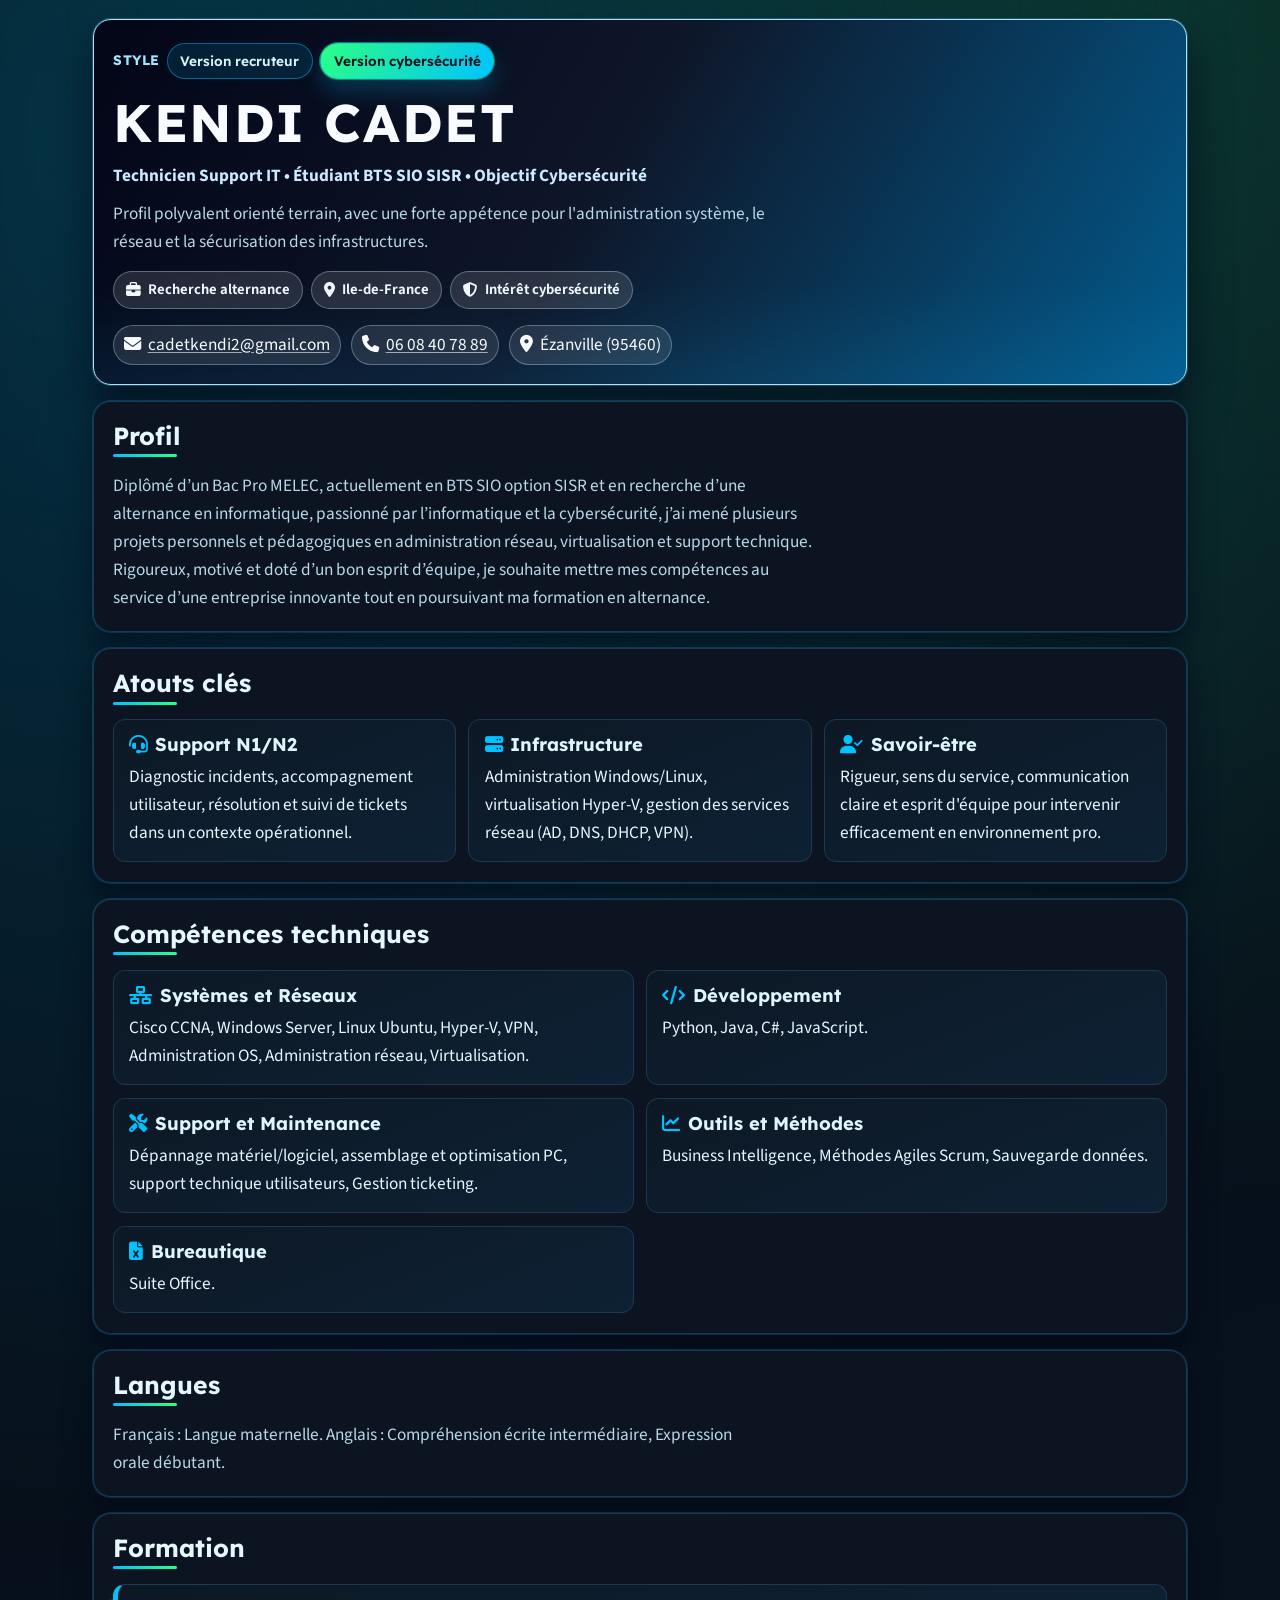
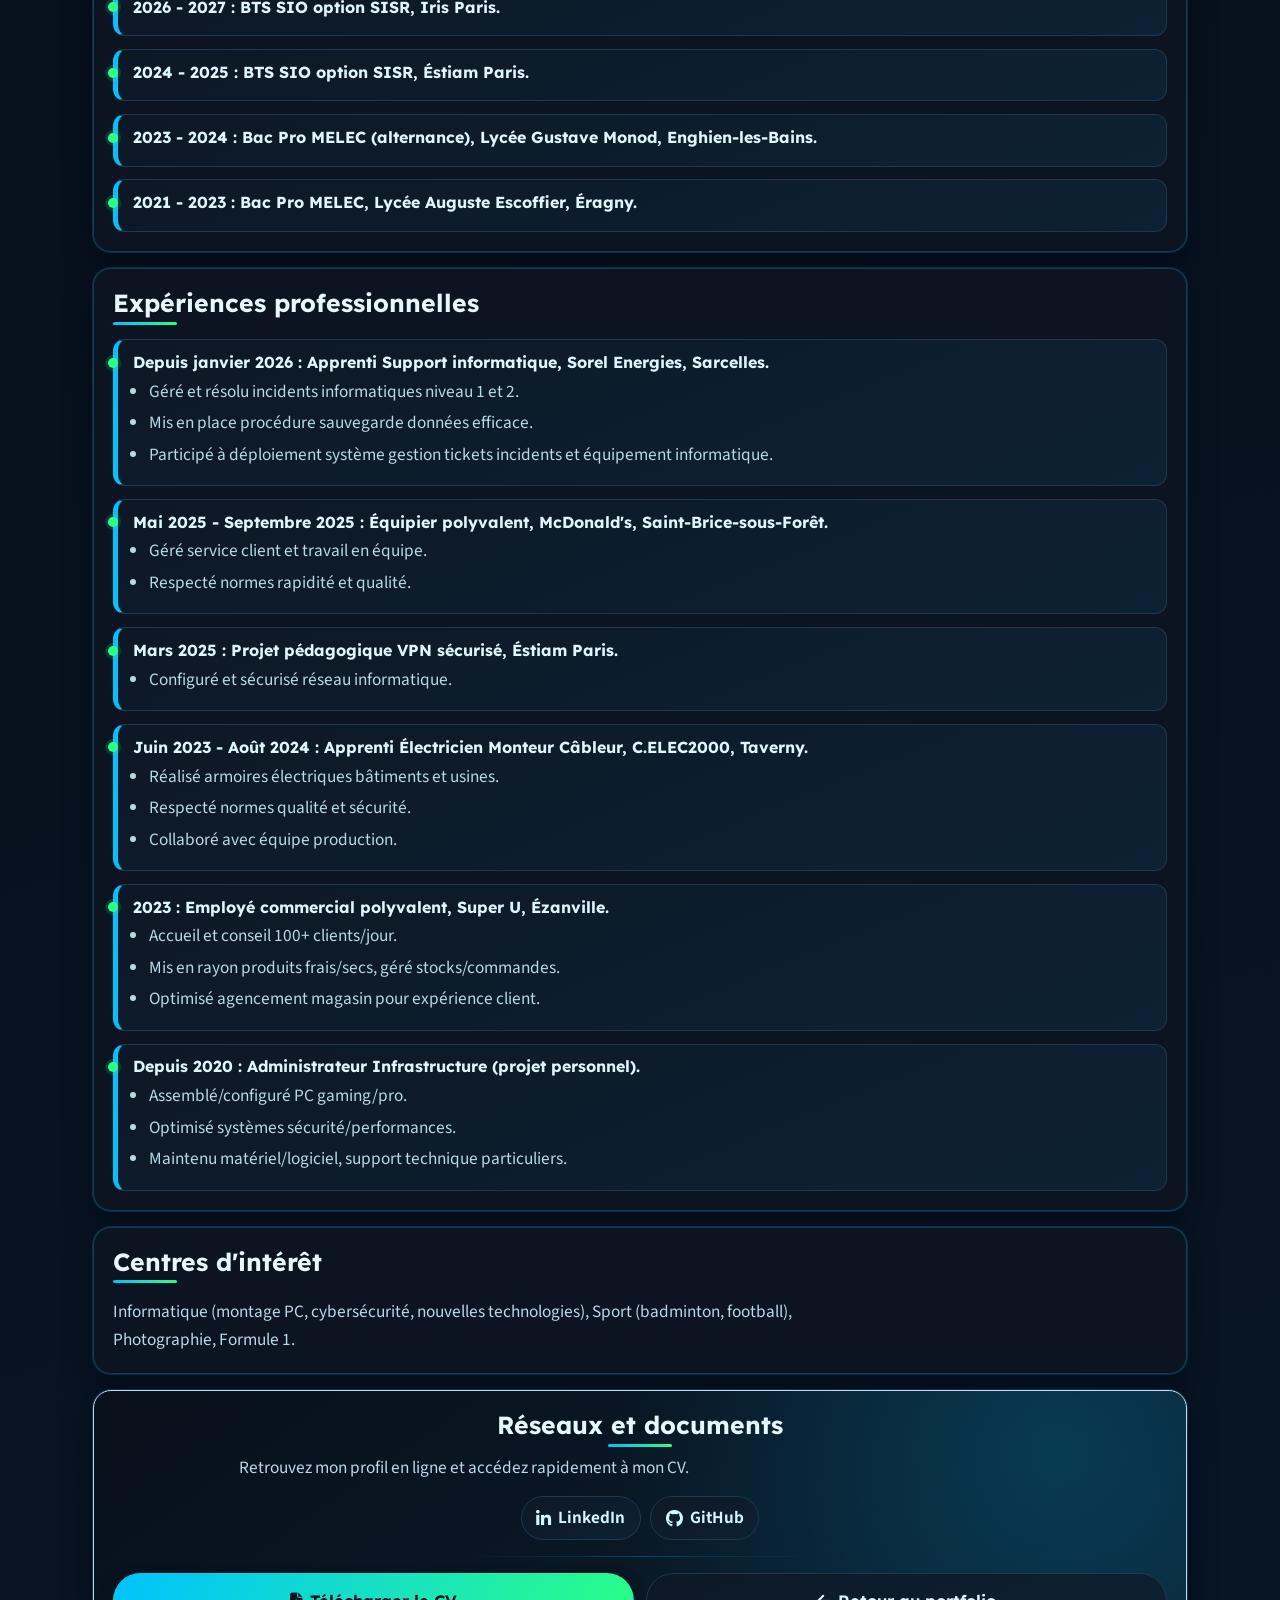
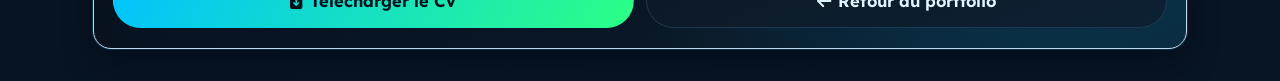
<file: cv-professionnel.html>
<!DOCTYPE html>
<html lang="fr" data-theme="cyber">

<head>
  <meta charset="UTF-8" />
  <meta name="viewport" content="width=device-width, initial-scale=1.0" />
  <title>CV Professionnel | Kendi Cadet</title>
  <meta name="description" content="CV professionnel de Kendi Cadet - Apprenti en informatique BTS SIO option SISR." />
  <meta name="keywords"
    content="Kendi Cadet, CV, BTS SIO, SISR, cybersécurité, administration réseau, support informatique" />
  <link rel="preconnect" href="https://fonts.googleapis.com" />
  <link rel="preconnect" href="https://fonts.gstatic.com" crossorigin />
  <link
    href="https://fonts.googleapis.com/css2?family=Lexend:wght@400;600;700;800&family=Source+Sans+3:wght@400;500;600;700&display=swap"
    rel="stylesheet" />
  <link rel="preconnect" href="https://cdnjs.cloudflare.com" />
  <link rel="stylesheet" href="https://cdnjs.cloudflare.com/ajax/libs/font-awesome/6.5.2/css/all.min.css"
    integrity="sha512-SnH5WK+bZxgPHs44uWix+LLJAJ9/2PkPKZ5QiAj6Ta86w+fsb2TkR4j8R2R7p5S0w0z7R7A0iYfJ0z6LJ8mA1w=="
    crossorigin="anonymous" referrerpolicy="no-referrer" />
  <link rel="stylesheet" href="./assets/css/cv-professionnel.css" />
</head>

<body>
  <a class="skip-link" href="#contenu">Aller au contenu principal</a>

  <main id="contenu">
    <header id="accueil" class="reveal">
      <div class="theme-switcher" role="group" aria-label="Variantes visuelles du CV">
        <span class="theme-label">Style</span>
        <button type="button" class="theme-btn" data-theme="corporate" aria-pressed="false">Version recruteur</button>
        <button type="button" class="theme-btn is-active" data-theme="cyber" aria-pressed="true">Version
          cybersécurité</button>
      </div>
      <h1>KENDI CADET</h1>
      <p class="hero-role">Technicien Support IT • Étudiant BTS SIO SISR • Objectif Cybersécurité</p>
      <p class="hero-intro">Profil polyvalent orienté terrain, avec une forte appétence pour l'administration système,
        le réseau et la sécurisation des infrastructures.</p>
      <div class="hero-badges" aria-label="Informations clés">
        <span class="hero-badge"><i class="fa-solid fa-briefcase" aria-hidden="true"></i> Recherche alternance</span>
        <span class="hero-badge"><i class="fa-solid fa-location-dot" aria-hidden="true"></i> Ile-de-France</span>
        <span class="hero-badge"><i class="fa-solid fa-shield-halved" aria-hidden="true"></i> Intérêt
          cybersécurité</span>
      </div>
      <ul class="contacts">
        <li><i class="fa-solid fa-envelope" aria-hidden="true"></i> <a
            href="mailto:cadetkendi2@gmail.com">cadetkendi2@gmail.com</a></li>
        <li><i class="fa-solid fa-phone" aria-hidden="true"></i> <a href="tel:+33608407889">06 08 40 78 89</a></li>
        <li><i class="fa-solid fa-location-dot" aria-hidden="true"></i> Ézanville (95460)</li>
      </ul>
    </header>

    <section aria-labelledby="profil-title" class="reveal">
      <h2 id="profil-title">Profil</h2>
      <p>Diplômé d’un Bac Pro MELEC, actuellement en BTS SIO option SISR et en
        recherche d’une alternance en informatique, passionné par l’informatique et la
        cybersécurité, j’ai mené plusieurs projets personnels et pédagogiques en
        administration réseau, virtualisation et support technique. Rigoureux, motivé et
        doté d’un bon esprit d’équipe, je souhaite mettre mes compétences au service
        d’une entreprise innovante tout en poursuivant ma formation en alternance.</p>
    </section>

    <section aria-labelledby="atouts-title" class="reveal">
      <h2 id="atouts-title">Atouts clés</h2>
      <div class="spotlight-grid">
        <article class="spotlight-card">
          <h3><i class="fa-solid fa-headset" aria-hidden="true"></i> Support N1/N2</h3>
          <p>Diagnostic incidents, accompagnement utilisateur, résolution et suivi de tickets dans un contexte
            opérationnel.</p>
        </article>
        <article class="spotlight-card">
          <h3><i class="fa-solid fa-server" aria-hidden="true"></i> Infrastructure</h3>
          <p>Administration Windows/Linux, virtualisation Hyper-V, gestion des services réseau (AD, DNS, DHCP, VPN).</p>
        </article>
        <article class="spotlight-card">
          <h3><i class="fa-solid fa-user-check" aria-hidden="true"></i> Savoir-être</h3>
          <p>Rigueur, sens du service, communication claire et esprit d'équipe pour intervenir efficacement en
            environnement pro.</p>
        </article>
      </div>
    </section>

    <section id="competences" aria-labelledby="competences-title" class="reveal">
      <h2 id="competences-title">Compétences techniques</h2>
      <div class="tag-grid">
        <article class="skill-card">
          <h3><i class="fa-solid fa-network-wired" aria-hidden="true"></i> Systèmes et Réseaux</h3>
          <p>Cisco CCNA, Windows Server, Linux Ubuntu, Hyper-V, VPN, Administration OS, Administration réseau,
            Virtualisation.</p>
        </article>
        <article class="skill-card">
          <h3><i class="fa-solid fa-code" aria-hidden="true"></i> Développement</h3>
          <p>Python, Java, C#, JavaScript.</p>
        </article>
        <article class="skill-card">
          <h3><i class="fa-solid fa-screwdriver-wrench" aria-hidden="true"></i> Support et Maintenance</h3>
          <p>Dépannage matériel/logiciel, assemblage et optimisation PC, support technique utilisateurs, Gestion
            ticketing.</p>
        </article>
        <article class="skill-card">
          <h3><i class="fa-solid fa-chart-line" aria-hidden="true"></i> Outils et Méthodes</h3>
          <p>Business Intelligence, Méthodes Agiles Scrum, Sauvegarde données.</p>
        </article>
        <article class="skill-card">
          <h3><i class="fa-solid fa-file-excel" aria-hidden="true"></i> Bureautique</h3>
          <p>Suite Office.</p>
        </article>
      </div>
    </section>

    <section aria-labelledby="langues-title" class="reveal">
      <h2 id="langues-title">Langues</h2>
      <p>Français : Langue maternelle. Anglais : Compréhension écrite intermédiaire, Expression orale débutant.</p>
    </section>

    <section aria-labelledby="formation-title" class="reveal">
      <h2 id="formation-title">Formation</h2>
      <div class="timeline">
        <article>
          <h3>2026 - 2027 : BTS SIO option SISR, Iris Paris.</h3>
        </article>
        <article>
          <h3>2024 - 2025 : BTS SIO option SISR, Éstiam Paris.</h3>
        </article>
        <article>
          <h3>2023 - 2024 : Bac Pro MELEC (alternance), Lycée Gustave Monod, Enghien-les-Bains.</h3>
        </article>
        <article>
          <h3>2021 - 2023 : Bac Pro MELEC, Lycée Auguste Escoffier, Éragny.</h3>
        </article>
      </div>
    </section>

    <section id="experiences" aria-labelledby="experiences-title" class="reveal">
      <h2 id="experiences-title">Expériences professionnelles</h2>
      <div class="timeline">
        <article>
          <h3>Depuis janvier 2026 : Apprenti Support informatique, Sorel Energies, Sarcelles.</h3>
          <ul class="experience-list">
            <li>Géré et résolu incidents informatiques niveau 1 et 2.</li>
            <li>Mis en place procédure sauvegarde données efficace.</li>
            <li>Participé à déploiement système gestion tickets incidents et équipement informatique.</li>
          </ul>
        </article>
        <article>
          <h3>Mai 2025 - Septembre 2025 : Équipier polyvalent, McDonald's, Saint-Brice-sous-Forêt.</h3>
          <ul class="experience-list">
            <li>Géré service client et travail en équipe.</li>
            <li>Respecté normes rapidité et qualité.</li>
          </ul>
        </article>
        <article>
          <h3>Mars 2025 : Projet pédagogique VPN sécurisé, Éstiam Paris.</h3>
          <ul class="experience-list">
            <li>Configuré et sécurisé réseau informatique.</li>
          </ul>
        </article>
        <article>
          <h3>Juin 2023 - Août 2024 : Apprenti Électricien Monteur Câbleur, C.ELEC2000, Taverny.</h3>
          <ul class="experience-list">
            <li>Réalisé armoires électriques bâtiments et usines.</li>
            <li>Respecté normes qualité et sécurité.</li>
            <li>Collaboré avec équipe production.</li>
          </ul>
        </article>
        <article>
          <h3>2023 : Employé commercial polyvalent, Super U, Ézanville.</h3>
          <ul class="experience-list">
            <li>Accueil et conseil 100+ clients/jour.</li>
            <li>Mis en rayon produits frais/secs, géré stocks/commandes.</li>
            <li>Optimisé agencement magasin pour expérience client.</li>
          </ul>
        </article>
        <article>
          <h3>Depuis 2020 : Administrateur Infrastructure (projet personnel).</h3>
          <ul class="experience-list">
            <li>Assemblé/configuré PC gaming/pro.</li>
            <li>Optimisé systèmes sécurité/performances.</li>
            <li>Maintenu matériel/logiciel, support technique particuliers.</li>
          </ul>
        </article>
      </div>
    </section>

    <section aria-labelledby="interets-title" class="reveal">
      <h2 id="interets-title">Centres d'intérêt</h2>
      <p>Informatique (montage PC, cybersécurité, nouvelles technologies), Sport (badminton, football), Photographie,
        Formule 1.</p>
    </section>

    <section id="contact" class="bottom-actions unified-hub reveal" aria-labelledby="contact-title">
      <h2 id="contact-title" class="bottom-actions-title">Réseaux et documents</h2>
      <p class="hub-caption">Retrouvez mon profil en ligne et accédez rapidement à mon CV.</p>
      <div class="social-links">
        <a href="https://www.linkedin.com/in/kendi-cadet/" target="_blank" rel="noopener noreferrer"><i
            class="fa-brands fa-linkedin-in" aria-hidden="true"></i> LinkedIn</a>
        <a href="https://github.com/Kendi021" target="_blank" rel="noopener noreferrer"><i class="fa-brands fa-github"
            aria-hidden="true"></i> GitHub</a>
      </div>
      <div class="hub-divider" aria-hidden="true"></div>
      <div class="bottom-actions-row">
        <a class="btn btn-primary" href="./docs/CV de kendi.pdf" download>
          <i class="fa-solid fa-file-arrow-down" aria-hidden="true"></i>
          Télécharger le CV
        </a>
        <a class="btn btn-secondary" href="./index.html">
          <i class="fa-solid fa-arrow-left" aria-hidden="true"></i>
          Retour au portfolio
        </a>
      </div>
    </section>
  </main>

  <script>
    const themeButtons = document.querySelectorAll('.theme-btn');
    const root = document.documentElement;
    const THEME_KEY = 'cv-theme';

    function applyTheme(theme) {
      const safeTheme = theme === 'cyber' ? 'cyber' : 'corporate';
      root.setAttribute('data-theme', safeTheme);

      themeButtons.forEach((button) => {
        const isActive = button.dataset.theme === safeTheme;
        button.classList.toggle('is-active', isActive);
        button.setAttribute('aria-pressed', String(isActive));
      });
    }

    const savedTheme = localStorage.getItem(THEME_KEY);
    applyTheme(savedTheme || 'cyber');

    themeButtons.forEach((button) => {
      button.addEventListener('click', () => {
        const nextTheme = button.dataset.theme;
        applyTheme(nextTheme);
        localStorage.setItem(THEME_KEY, nextTheme);
      });
    });

    const revealElements = document.querySelectorAll('.reveal');

    if (!('IntersectionObserver' in window)) {
      revealElements.forEach((element) => element.classList.add('is-visible'));
    } else {
      const observer = new IntersectionObserver(
        (entries, obs) => {
          entries.forEach((entry) => {
            if (!entry.isIntersecting) return;
            entry.target.classList.add('is-visible');
            obs.unobserve(entry.target);
          });
        },
        {
          threshold: 0.16,
          rootMargin: '0px 0px -40px 0px'
        }
      );

      revealElements.forEach((element) => observer.observe(element));
    }
  </script>
</body>

</html>
</file>
<file: assets/css/cv-professionnel.css>
:root {
    --bg: #f3f7fc;
    --surface: #ffffff;
    --surface-soft: #f7fbff;
    --text: #0f172a;
    --muted: #475569;
    --line: #d9e3ef;
    --primary: #0f172a;
    --primary-strong: #020617;
    --secondary: #334155;
    --accent: #0369a1;
    --accent-soft: #0ea5e9;
    --success: #0f766e;
    --radius-lg: 18px;
    --radius-md: 12px;
    --shadow-sm: 0 8px 22px rgba(15, 23, 42, 0.08);
    --shadow-md: 0 16px 34px rgba(15, 23, 42, 0.11);
    --max-width: 1120px;
    --transition: 220ms ease;
}

html[data-theme="corporate"] {
    --bg: #f3f7fc;
    --surface: #ffffff;
    --surface-soft: #f7fbff;
    --text: #0f172a;
    --muted: #475569;
    --line: #d9e3ef;
    --primary: #0f172a;
    --primary-strong: #020617;
    --secondary: #334155;
    --accent: #0369a1;
    --accent-soft: #0ea5e9;
}

html[data-theme="cyber"] {
    --bg: #060b12;
    --surface: #0b1420;
    --surface-soft: #0f1d2e;
    --text: #e5f7ff;
    --muted: #9dc8d6;
    --line: #1f3852;
    --primary: #020817;
    --primary-strong: #020617;
    --secondary: #8fe8ff;
    --accent: #00c2ff;
    --accent-soft: #2cff85;
    --shadow-sm: 0 0 0 1px rgba(0, 194, 255, 0.2), 0 14px 28px rgba(2, 8, 23, 0.55);
    --shadow-md: 0 0 0 1px rgba(0, 194, 255, 0.35), 0 24px 42px rgba(2, 8, 23, 0.65);
}

* {
    box-sizing: border-box;
}

html {
    scroll-behavior: smooth;
}

body {
    margin: 0;
    color: var(--text);
    font-family: "Source Sans 3", "Segoe UI", Tahoma, Geneva, Verdana, sans-serif;
    font-size: clamp(1rem, 0.24vw + 0.95rem, 1.08rem);
    line-height: 1.62;
    background:
        radial-gradient(circle at 8% 4%, rgba(3, 105, 161, 0.12), transparent 40%),
        radial-gradient(circle at 90% 0%, rgba(14, 165, 233, 0.1), transparent 30%),
        linear-gradient(165deg, #f6fbff 0%, var(--bg) 48%, #edf4fb 100%);
    min-height: 100vh;
}

html[data-theme="cyber"] body {
    background:
        radial-gradient(circle at 12% 4%, rgba(0, 194, 255, 0.22), transparent 42%),
        radial-gradient(circle at 90% 0%, rgba(44, 255, 133, 0.14), transparent 35%),
        linear-gradient(162deg, #05080f 0%, #07111d 48%, #081525 100%);
}

/* Subtle grid texture to avoid flat backgrounds */
body::before {
    content: "";
    position: fixed;
    inset: 0;
    pointer-events: none;
    z-index: -1;
    background-image: linear-gradient(rgba(2, 6, 23, 0.035) 1px, transparent 1px),
        linear-gradient(90deg, rgba(2, 6, 23, 0.035) 1px, transparent 1px);
    background-size: 34px 34px;
    mask-image: radial-gradient(circle at 50% 12%, #000 40%, transparent 88%);
}

.skip-link {
    position: absolute;
    left: -9999px;
    width: 1px;
    height: 1px;
    overflow: hidden;
}

.skip-link:focus {
    position: fixed;
    top: 10px;
    left: 10px;
    width: auto;
    height: auto;
    padding: 0.55rem 0.85rem;
    border-radius: 10px;
    background: var(--primary);
    color: #fff;
    text-decoration: none;
    z-index: 2000;
}

main {
    max-width: var(--max-width);
    width: min(100%, var(--max-width));
    margin: 0 auto;
    padding: 1.2rem 0.8rem 2rem;
    display: grid;
    gap: 1rem;
}

header,
section {
    border: 1px solid var(--line);
    border-radius: var(--radius-lg);
    background: var(--surface);
    box-shadow: var(--shadow-sm);
    padding: 1.2rem;
}

.theme-switcher {
    display: inline-flex;
    align-items: center;
    flex-wrap: wrap;
    gap: 0.45rem;
    margin: 0 0 0.8rem;
}

.theme-label {
    font-family: "Lexend", "Segoe UI", Tahoma, Geneva, Verdana, sans-serif;
    font-size: 0.86rem;
    font-weight: 700;
    letter-spacing: 0.04em;
    text-transform: uppercase;
    color: #cde9ff;
}

.theme-btn {
    border: 1px solid rgba(191, 229, 255, 0.4);
    background: rgba(255, 255, 255, 0.08);
    color: #e6f4ff;
    border-radius: 999px;
    min-height: 36px;
    padding: 0.34rem 0.78rem;
    font-family: "Lexend", "Segoe UI", Tahoma, Geneva, Verdana, sans-serif;
    font-size: 0.85rem;
    font-weight: 600;
    cursor: pointer;
    transition: transform var(--transition), box-shadow var(--transition), background-color var(--transition), border-color var(--transition), color var(--transition);
}

.theme-btn:hover,
.theme-btn:focus-visible {
    transform: translateY(-1px);
    border-color: rgba(239, 248, 255, 0.9);
    background: rgba(255, 255, 255, 0.18);
    outline: none;
}

.theme-btn.is-active {
    background: #eff8ff;
    color: #0f172a;
    border-color: transparent;
    box-shadow: 0 9px 16px rgba(2, 8, 23, 0.28);
}

html[data-theme="cyber"] .theme-label {
    color: #9fe9ff;
}

html[data-theme="cyber"] .theme-btn {
    border-color: rgba(0, 194, 255, 0.45);
    background: rgba(0, 194, 255, 0.12);
    color: #d6f6ff;
}

html[data-theme="cyber"] .theme-btn:hover,
html[data-theme="cyber"] .theme-btn:focus-visible {
    border-color: rgba(44, 255, 133, 0.8);
    background: rgba(44, 255, 133, 0.16);
}

html[data-theme="cyber"] .theme-btn.is-active {
    color: #03111c;
    background: linear-gradient(120deg, #2cff85, #00c2ff);
    box-shadow: 0 0 0 1px rgba(44, 255, 133, 0.45), 0 12px 22px rgba(0, 194, 255, 0.22);
}

h1,
h2,
h3 {
    margin-top: 0;
    line-height: 1.2;
    font-family: "Lexend", "Segoe UI", Tahoma, Geneva, Verdana, sans-serif;
}

h1 {
    margin-bottom: 0.45rem;
    font-size: clamp(2rem, 5.2vw, 3.3rem);
    letter-spacing: 0.03em;
    text-wrap: balance;
}

h2 {
    margin-bottom: 0.9rem;
    font-size: clamp(1.22rem, 1vw + 1.03rem, 1.55rem);
    text-wrap: balance;
    position: relative;
    color: var(--primary);
    padding-bottom: 0.42rem;
}

h2::after {
    content: "";
    position: absolute;
    left: 0;
    bottom: 0;
    width: 64px;
    height: 3px;
    border-radius: 999px;
    background: linear-gradient(90deg, var(--accent), var(--accent-soft));
}

header#accueil {
    position: relative;
    overflow: hidden;
    border-color: #c8d7e8;
    background:
        linear-gradient(120deg, rgba(2, 6, 23, 0.96), rgba(15, 23, 42, 0.95) 46%, rgba(3, 105, 161, 0.85)),
        var(--primary);
    color: #f8fbff;
    box-shadow: var(--shadow-md);
    padding-top: 1.4rem;
}

header#accueil::after {
    content: "";
    position: absolute;
    inset: auto -6% -120px -6%;
    height: 220px;
    background: linear-gradient(180deg, rgba(3, 105, 161, 0), rgba(14, 165, 233, 0.22));
    pointer-events: none;
}

header#accueil h1,
header#accueil .hero-role,
header#accueil .hero-intro,
header#accueil .hero-badges,
header#accueil .contacts {
    position: relative;
    z-index: 1;
}

.hero-role {
    margin: 0 0 0.62rem;
    color: #cde9ff;
    font-weight: 700;
}

.hero-intro {
    margin: 0 0 0.95rem;
    max-width: 72ch;
    color: #e6f4ff;
}

.hero-badges {
    display: flex;
    flex-wrap: wrap;
    gap: 0.5rem;
    margin: 0 0 1rem;
}

.hero-badge {
    display: inline-flex;
    align-items: center;
    gap: 0.42rem;
    border-radius: 999px;
    padding: 0.38rem 0.76rem;
    border: 1px solid rgba(191, 229, 255, 0.36);
    background: rgba(255, 255, 255, 0.12);
    color: #f0f9ff;
    font-size: 0.92rem;
    font-weight: 650;
    backdrop-filter: blur(3px);
}

.contacts {
    display: flex;
    flex-wrap: wrap;
    gap: 0.42rem 0.66rem;
    margin: 0;
    padding: 0;
    list-style: none;
}

.contacts li {
    display: inline-flex;
    align-items: center;
    gap: 0.42rem;
    border: 1px solid rgba(191, 229, 255, 0.34);
    background: rgba(255, 255, 255, 0.1);
    color: #f8fbff;
    border-radius: 999px;
    padding: 0.3rem 0.62rem;
}

.contacts a {
    color: #f8fbff;
    text-decoration: underline;
    text-underline-offset: 2px;
    text-decoration-color: rgba(248, 251, 255, 0.6);
}

.contacts a:hover,
.contacts a:focus-visible {
    text-decoration-color: #ffffff;
    outline: none;
}

html[data-theme="cyber"] h2 {
    color: #e5f7ff;
}

html[data-theme="cyber"] h2::after {
    background: linear-gradient(90deg, #00c2ff, #2cff85);
}

html[data-theme="cyber"] .spotlight-card h3,
html[data-theme="cyber"] .skill-card h3,
html[data-theme="cyber"] .timeline article h3 {
    color: #dff6ff;
}

html[data-theme="cyber"] .spotlight-card,
html[data-theme="cyber"] .skill-card,
html[data-theme="cyber"] .timeline article,
html[data-theme="cyber"] .social-links a,
html[data-theme="cyber"] .btn-secondary {
    border-color: var(--line);
    background: linear-gradient(158deg, #0d1825, #0d2134);
}

html[data-theme="cyber"] .spotlight-card:hover,
html[data-theme="cyber"] .skill-card:hover {
    border-color: rgba(0, 194, 255, 0.62);
    box-shadow: 0 0 0 1px rgba(0, 194, 255, 0.35), 0 16px 24px rgba(2, 8, 23, 0.62);
}

html[data-theme="cyber"] .timeline article {
    border-left-color: #00c2ff;
}

html[data-theme="cyber"] .timeline article::before {
    background: #2cff85;
    box-shadow: 0 0 0 3px rgba(44, 255, 133, 0.15);
}

html[data-theme="cyber"] .social-links a {
    color: #d6f6ff;
}

html[data-theme="cyber"] .social-links a:hover,
html[data-theme="cyber"] .social-links a:focus-visible,
html[data-theme="cyber"] .btn-primary,
html[data-theme="cyber"] .btn-secondary:hover,
html[data-theme="cyber"] .btn-secondary:focus-visible {
    color: #02111b;
    background: linear-gradient(120deg, #00c2ff, #2cff85);
}

html[data-theme="cyber"] .btn-secondary {
    color: #dff6ff;
}

html[data-theme="cyber"] .hub-caption,
html[data-theme="cyber"] section > p,
html[data-theme="cyber"] .hero-intro,
html[data-theme="cyber"] .experience-list,
html[data-theme="cyber"] .experience-list li {
    color: #b9d8e8;
}

html[data-theme="cyber"] .bottom-actions.unified-hub {
    background:
        radial-gradient(circle at 88% 22%, rgba(0, 194, 255, 0.2), transparent 45%),
        linear-gradient(145deg, #08101b, #0b1d2e);
}

section > p {
    margin: 0;
    max-width: 78ch;
    text-wrap: pretty;
}

.spotlight-grid,
.tag-grid {
    display: grid;
    gap: 0.78rem;
}

.spotlight-card,
.skill-card {
    border: 1px solid var(--line);
    border-radius: var(--radius-md);
    background: linear-gradient(165deg, #ffffff, var(--surface-soft));
    padding: 0.88rem 0.95rem;
    transition: transform var(--transition), box-shadow var(--transition), border-color var(--transition);
}

.spotlight-card:hover,
.skill-card:hover {
    transform: translateY(-2px);
    border-color: #b6cce3;
    box-shadow: 0 11px 20px rgba(15, 23, 42, 0.12);
}

.spotlight-card h3,
.skill-card h3 {
    margin-bottom: 0.46rem;
    color: var(--secondary);
    display: flex;
    align-items: center;
    gap: 0.46rem;
    font-size: clamp(1.02rem, 0.7vw + 0.84rem, 1.15rem);
}

.spotlight-card h3 i,
.skill-card h3 i {
    color: var(--accent);
}

.spotlight-card p,
.skill-card p {
    margin: 0;
}

.timeline {
    display: grid;
    gap: 0.8rem;
}

.timeline article {
    border: 1px solid var(--line);
    border-radius: var(--radius-md);
    background: linear-gradient(170deg, #ffffff, #f8fcff);
    padding: 0.8rem 0.92rem;
    border-left: 5px solid var(--accent);
    position: relative;
}

.timeline article::before {
    content: "";
    position: absolute;
    left: -10px;
    top: 1.1rem;
    width: 10px;
    height: 10px;
    border-radius: 50%;
    background: var(--accent-soft);
    box-shadow: 0 0 0 3px #dff2ff;
}

.timeline article h3 {
    margin-bottom: 0.35rem;
    font-size: 1rem;
    color: var(--primary-strong);
    overflow-wrap: anywhere;
}

.experience-list {
    margin: 0.36rem 0 0;
    padding-left: 1rem;
}

.experience-list li {
    margin-bottom: 0.22rem;
}

.bottom-actions.unified-hub {
    position: relative;
    overflow: hidden;
    border-color: #c6d9ea;
    background:
        radial-gradient(circle at 86% 18%, rgba(14, 165, 233, 0.18), transparent 45%),
        linear-gradient(130deg, #ffffff, #f2f9ff);
}

.bottom-actions-title,
.hub-caption,
.social-links,
.hub-divider,
.bottom-actions-row {
    position: relative;
    z-index: 1;
}

.bottom-actions-title {
    margin: 0 0 0.46rem;
    text-align: center;
}

.bottom-actions-title::after {
    left: 50%;
    transform: translateX(-50%);
}

.hub-caption {
    margin: 0 0 0.9rem;
    color: var(--muted);
    text-align: center;
}

.social-links {
    display: flex;
    justify-content: center;
    flex-wrap: wrap;
    gap: 0.6rem;
}

.social-links a {
    display: inline-flex;
    align-items: center;
    justify-content: center;
    gap: 0.44rem;
    min-height: 42px;
    padding: 0.44rem 0.9rem;
    border-radius: 999px;
    border: 1px solid #bfd4e8;
    background: #ffffff;
    color: var(--secondary);
    text-decoration: none;
    font-weight: 650;
    transition: transform var(--transition), box-shadow var(--transition), background-color var(--transition), color var(--transition);
}

.social-links a:hover,
.social-links a:focus-visible {
    color: #fff;
    background: linear-gradient(120deg, var(--primary), var(--accent));
    box-shadow: 0 10px 20px rgba(15, 23, 42, 0.22);
    transform: translateY(-2px);
    outline: none;
}

.hub-divider {
    width: min(350px, 70%);
    height: 1px;
    margin: 1rem auto;
    background: linear-gradient(90deg, transparent, rgba(3, 105, 161, 0.55), transparent);
}

.bottom-actions-row {
    display: grid;
    grid-template-columns: repeat(2, minmax(0, 1fr));
    gap: 0.75rem;
}

.btn {
    display: inline-flex;
    justify-content: center;
    align-items: center;
    gap: 0.48rem;
    width: 100%;
    min-height: 52px;
    border-radius: 999px;
    padding: 0.82rem 1rem;
    font-family: "Lexend", "Segoe UI", Tahoma, Geneva, Verdana, sans-serif;
    font-weight: 650;
    font-size: clamp(0.95rem, 0.3vw + 0.9rem, 1.03rem);
    text-decoration: none;
    cursor: pointer;
    transition: transform var(--transition), box-shadow var(--transition), background-color var(--transition), color var(--transition), border-color var(--transition);
}

.btn-primary {
    color: #fff;
    background: linear-gradient(120deg, var(--primary), var(--accent));
    border: 1px solid transparent;
    box-shadow: 0 10px 20px rgba(15, 23, 42, 0.23);
}

.btn-primary:hover,
.btn-primary:focus-visible {
    transform: translateY(-2px);
    box-shadow: 0 14px 25px rgba(15, 23, 42, 0.28);
    outline: none;
}

.btn-secondary {
    color: var(--primary);
    border: 1px solid #b7ccdf;
    background: #ffffff;
}

.btn-secondary:hover,
.btn-secondary:focus-visible {
    color: #fff;
    border-color: transparent;
    background: linear-gradient(120deg, #1e293b, #0f766e);
    box-shadow: 0 12px 22px rgba(15, 23, 42, 0.24);
    transform: translateY(-2px);
    outline: none;
}

.reveal {
    opacity: 0;
    transform: translateY(12px);
    transition: opacity 520ms ease, transform 520ms ease;
}

.reveal.is-visible {
    opacity: 1;
    transform: translateY(0);
}

@media (min-width: 840px) {
    .spotlight-grid {
        grid-template-columns: repeat(3, minmax(0, 1fr));
    }

    .tag-grid {
        grid-template-columns: repeat(2, minmax(0, 1fr));
    }

    .hero-intro {
        max-width: 76ch;
    }
}

@media (max-width: 980px) {
    main {
        padding: 1rem 0.65rem 1.5rem;
    }

    .tag-grid {
        grid-template-columns: 1fr;
    }
}

@media (max-width: 760px) {
    header,
    section {
        padding: 1rem;
    }

    main {
        padding: 0.82rem 0.52rem 1.18rem;
        gap: 0.82rem;
    }

    .hero-badge {
        font-size: 0.86rem;
    }

    .contacts {
        gap: 0.4rem;
    }

    .contacts li {
        width: 100%;
        justify-content: flex-start;
    }

    .social-links a {
        width: 100%;
    }

    .bottom-actions-row {
        grid-template-columns: 1fr;
    }
}

@media (prefers-reduced-motion: reduce) {
    html {
        scroll-behavior: auto;
    }

    .reveal,
    .spotlight-card,
    .skill-card,
    .btn,
    .social-links a {
        transition: none;
    }
}

@media print {
    @page {
        size: A4;
        margin: 10mm;
    }

    html,
    body {
        background: #fff !important;
        color: #000 !important;
        font-size: 10.8pt;
        line-height: 1.35;
    }

    body::before,
    .skip-link,
    .theme-switcher,
    .bottom-actions,
    .social-links,
    .btn,
    .hub-divider {
        display: none !important;
    }

    main {
        max-width: none;
        width: 100%;
        padding: 0;
        margin: 0;
        gap: 6mm;
    }

    header,
    section,
    .timeline article,
    .spotlight-card,
    .skill-card {
        background: #fff !important;
        border: 1px solid #d8d8d8 !important;
        box-shadow: none !important;
        color: #000 !important;
        break-inside: avoid;
    }

    header#accueil {
        border: 1px solid #b8b8b8 !important;
        padding: 5mm;
    }

    h1,
    h2,
    h3,
    p,
    li,
    a,
    .hero-role,
    .hero-intro,
    .hero-badge,
    .contacts li,
    .contacts a {
        color: #000 !important;
        text-shadow: none !important;
    }

    h1 {
        font-size: 19pt;
    }

    h2 {
        font-size: 12.5pt;
        margin-bottom: 2.8mm;
    }

    h2::after,
    .timeline article::before {
        display: none !important;
    }

    .hero-badges {
        margin-bottom: 2mm;
    }

    .hero-badge,
    .contacts li {
        border: 1px solid #cbcbcb !important;
        background: #fff !important;
        padding: 1.4mm 2.2mm;
    }

    .contacts {
        gap: 1.2mm 2mm;
    }

    .spotlight-grid,
    .tag-grid {
        grid-template-columns: 1fr 1fr !important;
        gap: 2.8mm;
    }

    section#experiences .timeline {
        gap: 2.3mm;
    }

    .timeline article {
        border-left: 2px solid #9a9a9a !important;
        padding: 2.2mm 2.8mm;
    }

    a[href^="http"]::after {
        content: " (" attr(href) ")";
        font-size: 8pt;
    }
}
</file>
